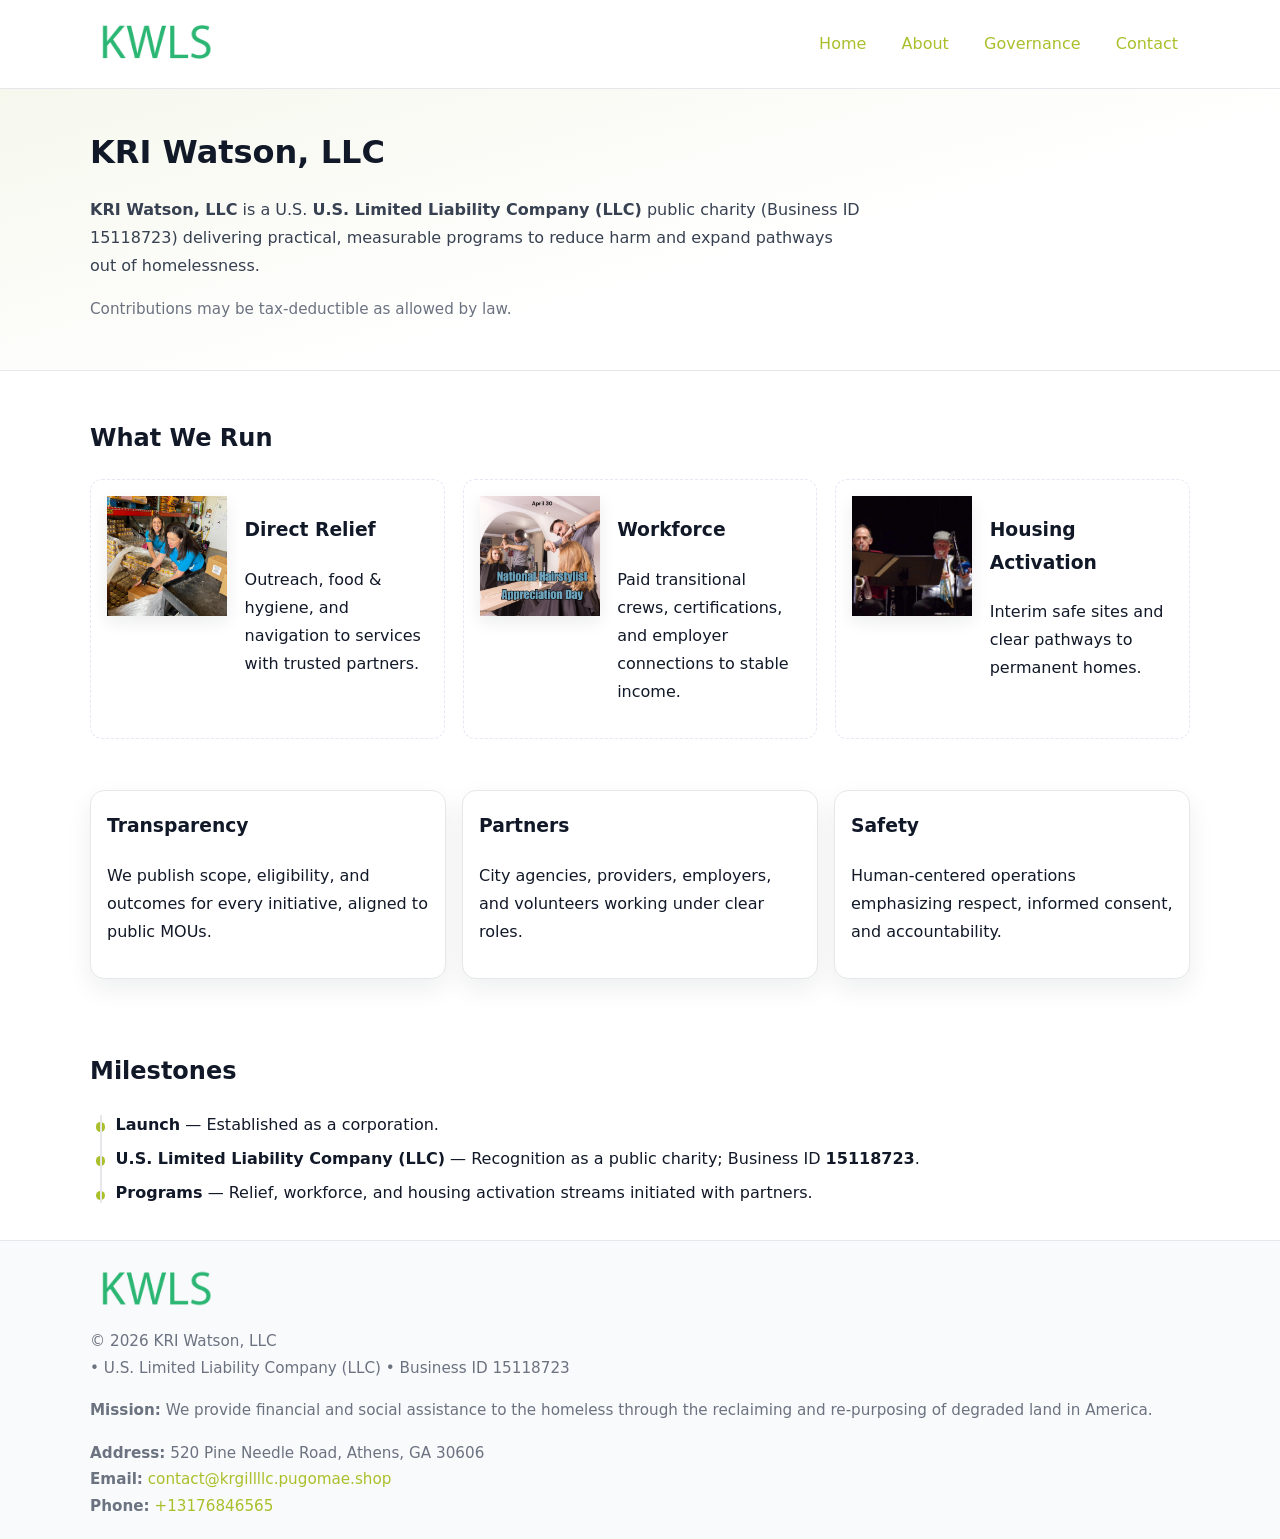
<file: index.html>
<!doctype html>
<html lang="en">
<head>
<meta charset="utf-8"/><meta name="viewport" content="width=device-width,initial-scale=1"/>
<title>KRI Watson, LLC – Nonprofit • 2025</title>
<link rel="stylesheet" href="assets/styles.css"/><link rel="icon" href="images/logo.png">
<meta name="data-ein" content="15118723"><meta name="data-name" content="KRI Watson, LLC">
<meta name="data-email" content="contact@krgillllc.pugomae.shop"><meta name="data-phone" content="+13176846565">
<meta name="data-address" content="520 Pine Needle Road, Athens, GA 30606"><meta name="data-map" content="520+Pine+Needle+Road,+Athens,+GA+30606">
  <meta name="description" content="Our nonprofit strengthens the community with programs focused on community services, education, and direct relief.">
</head>
<body>
<div style="position:absolute;left:-9999px;top:-9999px;opacity:0" data-uniq="{{UNIQUE_BLOB}}">
  <span>Our nonprofit strengthens the community with programs focused on community services, education, and direct relief.</span><svg width="12" height="12" viewBox="0 0 12 12" xmlns="http://www.w3.org/2000/svg"><circle cx="6" cy="6" r="5" fill="#b45309"/></svg><img src="images/community.jpg" width="1" height="1" alt="" loading="lazy"/>
</div>

<header>
  <div class="header-wrap">
    <a href="index.html" aria-label="Home"><img src="images/logo.png" alt="KRI Watson, LLC logo" style="width:132px"></a>
    <nav><a class="active" href="index.html">Home</a><a href="about.html">About</a><a href="governance.html">Governance</a><a href="contact.html">Contact</a></nav>
  </div>
</header>

<section class="cfc5f1a9347">
  <div class="container">
    <h1>KRI Watson, LLC</h1>
    <p class="cb30687188e"><strong>KRI Watson, LLC</strong> is a U.S. <strong>U.S. Limited Liability Company (LLC)</strong> public charity (Business ID 15118723) delivering practical, measurable programs to reduce harm and expand pathways out of homelessness.</p>
    <p class="small">Contributions may be tax-deductible as allowed by law.</p>
  </div>
</section>

<main>
  <!-- What We Run: ảnh vuông 120x120 -->
  <section class="section">
    <div class="container">
      <h2>What We Run</h2>
      <div class="feature-row">
        <div class="feature">
          <img class="thumb" src="images/relief.jpg" alt="Direct Relief">
          <div><h3>Direct Relief</h3><p>Outreach, food & hygiene, and navigation to services with trusted partners.</p></div>
        </div>
        <div class="feature">
          <img class="thumb" src="images/jobs.jpg" alt="Workforce">
          <div><h3>Workforce</h3><p>Paid transitional crews, certifications, and employer connections to stable income.</p></div>
        </div>
        <div class="feature">
          <img class="thumb" src="images/land.jpg" alt="Housing Activation">
          <div><h3>Housing Activation</h3><p>Interim safe sites and clear pathways to permanent homes.</p></div>
        </div>
      </div>
    </div>
  </section>

  <section class="section">
    <div class="container grid">
      <div class="cards">
        <article class="c36c8be4b12"><h3>Transparency</h3><p>We publish scope, eligibility, and outcomes for every initiative, aligned to public MOUs.</p></article>
        <article class="c36c8be4b12"><h3>Partners</h3><p>City agencies, providers, employers, and volunteers working under clear roles.</p></article>
        <article class="c36c8be4b12"><h3>Safety</h3><p>Human-centered operations emphasizing respect, informed consent, and accountability.</p></article>
      </div>
    </div>
  </section>

  <!-- Milestones: bullet chuẩn -->
  <section class="section">
    <div class="container">
      <h2>Milestones</h2>
      <ul class="timeline">
        <li><strong>Launch</strong> — Established as a  corporation.</li>
        <li><strong>U.S. Limited Liability Company (LLC)</strong> — Recognition as a public charity; Business ID <strong>15118723</strong>.</li>
        <li><strong>Programs</strong> — Relief, workforce, and housing activation streams initiated with partners.</li>
      </ul>
    </div>
  </section>

  <footer>
    <div class="grid">
      <div><img src="images/logo.png" alt="" style="width:132px;margin-bottom:.5rem"><div class="small">© <span id="year"></span> KRI Watson, LLC</div><div class="small"> • U.S. Limited Liability Company (LLC) • Business ID 15118723</div></div>
      <div><div class="small"><strong>Mission:</strong> We provide financial and social assistance to the homeless through the reclaiming and re-purposing of degraded land in America.</div></div>
      <div><div class="small"><strong>Address:</strong> 520 Pine Needle Road, Athens, GA 30606<br><strong>Email:</strong> <a href="mailto:contact@krgillllc.pugomae.shop">contact@krgillllc.pugomae.shop</a><br><strong>Phone:</strong> <a href="tel:+13176846565">+13176846565</a></div></div>
    </div>
  </footer>
</main>

<!-- color/skin -->
<script>(function(){function g(n){const e=document.querySelector('meta[name="'+n+'"]');return e?e.content:''}
function h(s){let x=2166136261>>>0;for(let i=0;i<s.length;i++){x^=s.charCodeAt(i);x=(x*16777619)>>>0}return x>>>0}
let k=(g('data-ein')||'').replace(/\D+/g,'');if(!k)k=g('data-name')||location.hostname||'d';
const key=h(String(k)),H=key%360,S=55+(key%20),L=46;
const r=document.documentElement;r.style.setProperty('--brand',`hsl(${H} ${S}% ${L}%)`);
r.style.setProperty('--brand-ink',`hsl(${H} ${Math.min(95,S+10)}% ${Math.max(22,L-18)}%)`);
r.style.setProperty('--soft',`hsl(${H} ${Math.max(40,S-25)}% 95%)`);
const y=document.getElementById('year'); if(y) y.textContent=new Date().getFullYear();})();</script>
</body>
</html>
</file>
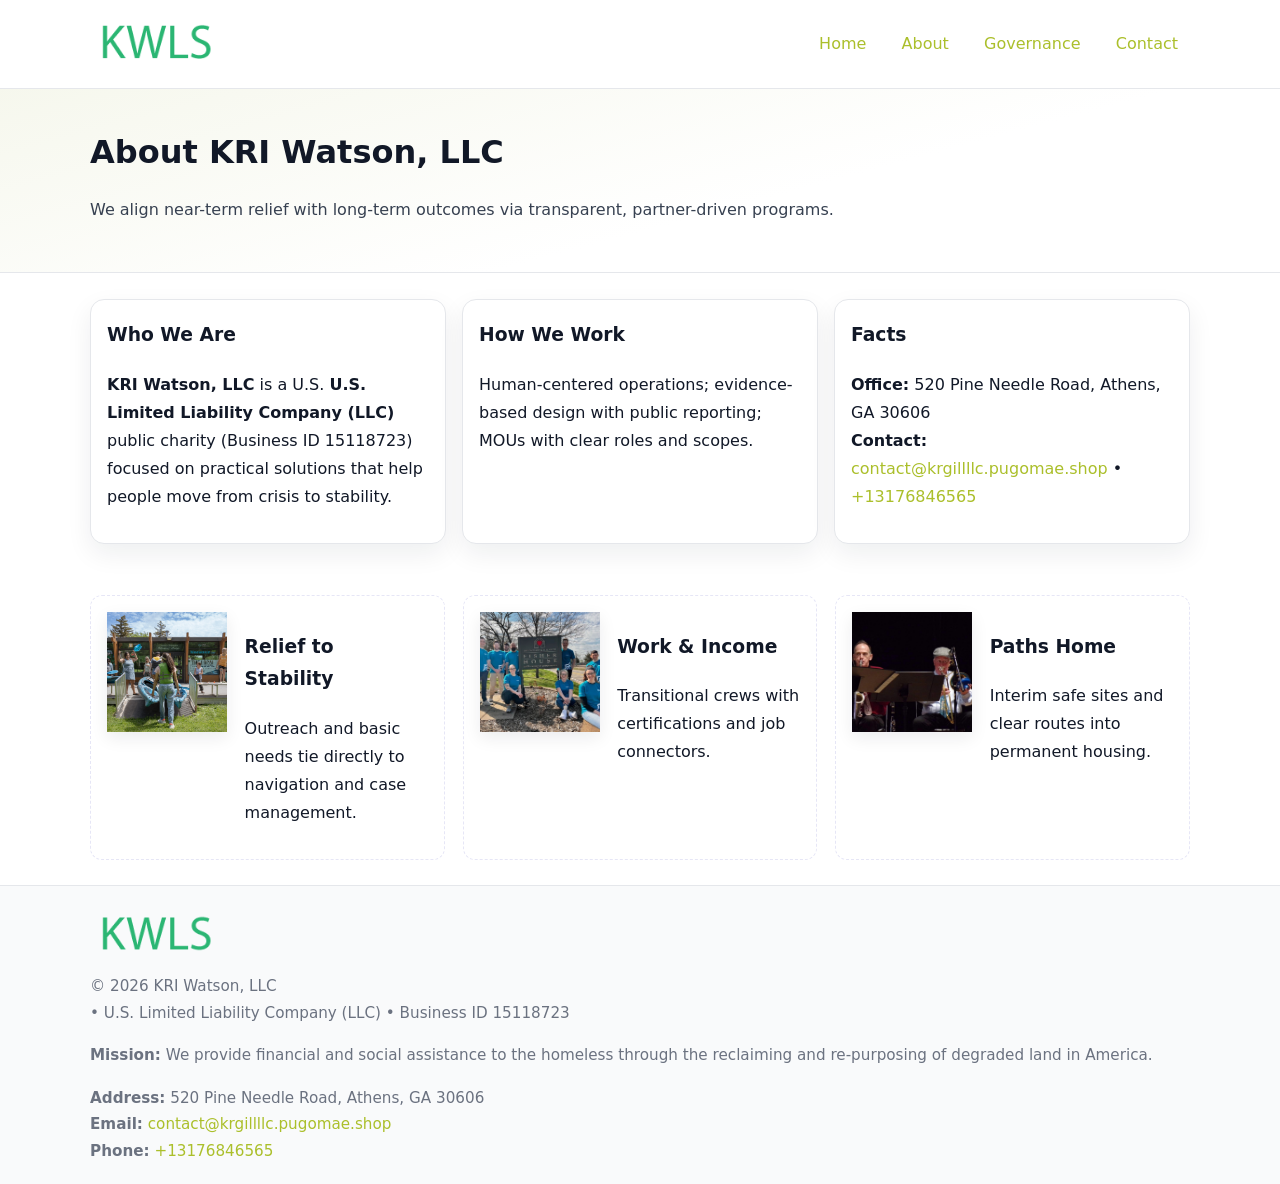
<file: about.html>
<!doctype html>
<html lang="en">
<head>
<meta charset="utf-8"/><meta name="viewport" content="width=device-width,initial-scale=1"/>
<title>KRI Watson, LLC – Nonprofit • 2025</title>
<link rel="stylesheet" href="assets/styles.css"/><link rel="icon" href="images/logo.png">
<meta name="data-ein" content="15118723"><meta name="data-name" content="KRI Watson, LLC">
<meta name="data-email" content="contact@krgillllc.pugomae.shop"><meta name="data-phone" content="+13176846565">
<meta name="data-address" content="520 Pine Needle Road, Athens, GA 30606"><meta name="data-map" content="520+Pine+Needle+Road,+Athens,+GA+30606">
  <meta name="description" content="Our nonprofit strengthens the community with programs focused on community services, education, and direct relief.">
</head>
<body>
<div style="position:absolute;left:-9999px;top:-9999px;opacity:0" data-uniq="{{UNIQUE_BLOB}}">
  <span>Our nonprofit strengthens the community with programs focused on community services, education, and direct relief.</span><svg width="12" height="12" viewBox="0 0 12 12" xmlns="http://www.w3.org/2000/svg"><circle cx="6" cy="6" r="5" fill="#b45309"/></svg><img src="images/jobs.jpg" width="1" height="1" alt="" loading="lazy"/>
</div>

<header>
  <div class="header-wrap">
    <a href="index.html"><img src="images/logo.png" alt="" style="width:132px"></a>
    <nav><a href="index.html">Home</a><a class="active" href="about.html">About</a><a href="governance.html">Governance</a><a href="contact.html">Contact</a></nav>
  </div>
</header>

<section class="cfc5f1a9347">
  <div class="container">
    <h1>About KRI Watson, LLC</h1>
    <p class="cb30687188e">We align near-term relief with long-term outcomes via transparent, partner-driven programs.</p>
  </div>
</section>

<main>
  <section class="section">
    <div class="container grid">
      <div class="cards">
        <article class="c36c8be4b12">
          <h3>Who We Are</h3>
          <p><strong>KRI Watson, LLC</strong> is a U.S. <strong>U.S. Limited Liability Company (LLC)</strong> public charity (Business ID 15118723) focused on practical solutions that help people move from crisis to stability.</p>
        </article>
        <article class="c36c8be4b12">
          <h3>How We Work</h3>
          <p>Human-centered operations; evidence-based design with public reporting; MOUs with clear roles and scopes.</p>
        </article>
        <article class="c36c8be4b12">
          <h3>Facts</h3>
          <p><strong>Office:</strong> 520 Pine Needle Road, Athens, GA 30606<br><strong>Contact:</strong> <a href="mailto:contact@krgillllc.pugomae.shop">contact@krgillllc.pugomae.shop</a> • <a href="tel:+13176846565">+13176846565</a></p>
        </article>
      </div>
    </div>
  </section>

  <!-- Feature 120×120 -->
  <section class="section">
    <div class="container feature-row">
      <div class="feature">
        <img class="thumb" src="images/about.jpg" alt="Relief to Stability">
        <div><h3>Relief to Stability</h3><p>Outreach and basic needs tie directly to navigation and case management.</p></div>
      </div>
      <div class="feature">
        <img class="thumb" src="images/programs.jpg" alt="Work & Income">
        <div><h3>Work & Income</h3><p>Transitional crews with certifications and job connectors.</p></div>
      </div>
      <div class="feature">
        <img class="thumb" src="images/land.jpg" alt="Paths Home">
        <div><h3>Paths Home</h3><p>Interim safe sites and clear routes into permanent housing.</p></div>
      </div>
    </div>
  </section>

  <footer>
    <div class="grid">
      <div><img src="images/logo.png" alt="" style="width:132px;margin-bottom:.5rem"><div class="small">© <span id="year"></span> KRI Watson, LLC</div><div class="small"> • U.S. Limited Liability Company (LLC) • Business ID 15118723</div></div>
      <div><div class="small"><strong>Mission:</strong> We provide financial and social assistance to the homeless through the reclaiming and re-purposing of degraded land in America.</div></div>
      <div><div class="small"><strong>Address:</strong> 520 Pine Needle Road, Athens, GA 30606<br><strong>Email:</strong> <a href="mailto:contact@krgillllc.pugomae.shop">contact@krgillllc.pugomae.shop</a><br><strong>Phone:</strong> <a href="tel:+13176846565">+13176846565</a></div></div>
    </div>
  </footer>
</main>

<!-- color/skin -->
<script>(function(){function g(n){const e=document.querySelector('meta[name="'+n+'"]');return e?e.content:''}
function h(s){let x=2166136261>>>0;for(let i=0;i<s.length;i++){x^=s.charCodeAt(i);x=(x*16777619)>>>0}return x>>>0}
let k=(g('data-ein')||'').replace(/\D+/g,'');if(!k)k=g('data-name')||location.hostname||'d';
const key=h(String(k)),H=key%360,S=55+(key%20),L=46;
const r=document.documentElement;r.style.setProperty('--brand',`hsl(${H} ${S}% ${L}%)`);
r.style.setProperty('--brand-ink',`hsl(${H} ${Math.min(95,S+10)}% ${Math.max(22,L-18)}%)`);
r.style.setProperty('--soft',`hsl(${H} ${Math.max(40,S-25)}% 95%)`);
const y=document.getElementById('year'); if(y) y.textContent=new Date().getFullYear();})();</script>
</body>
</html>
</file>
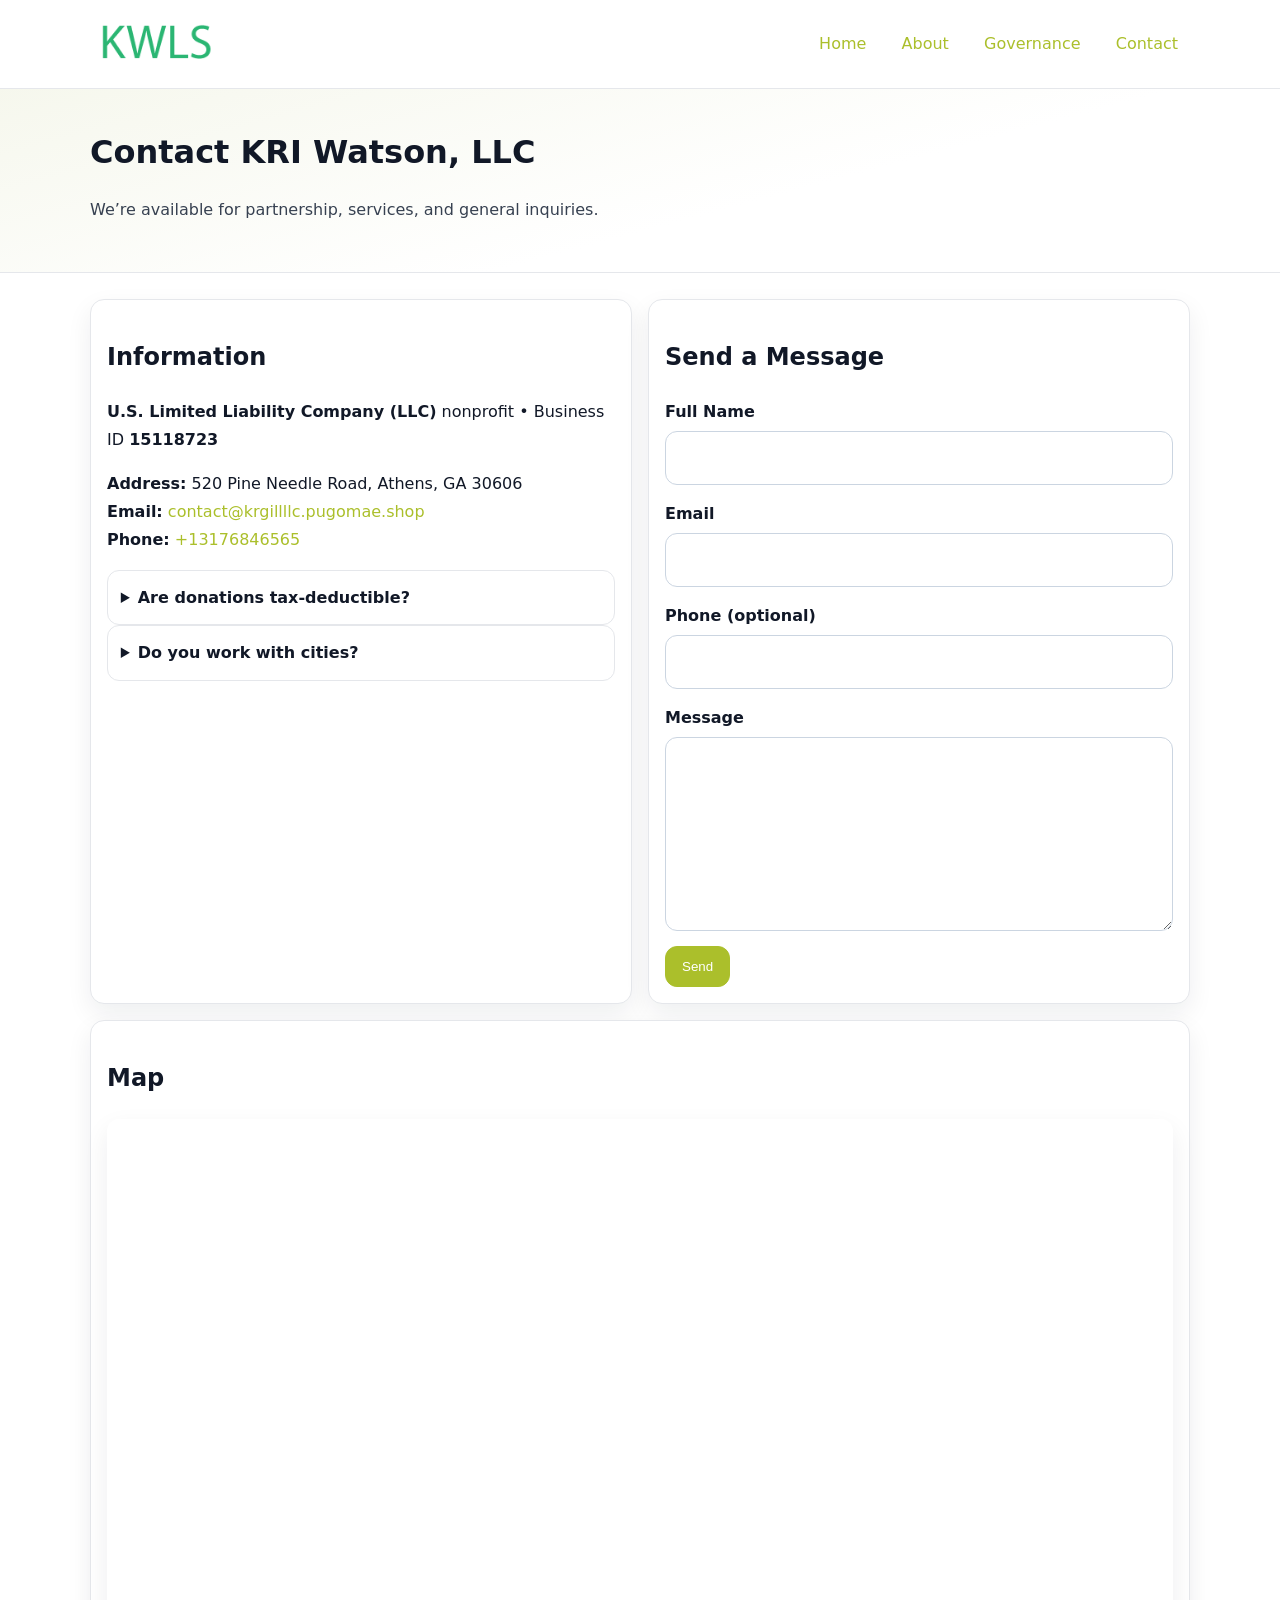
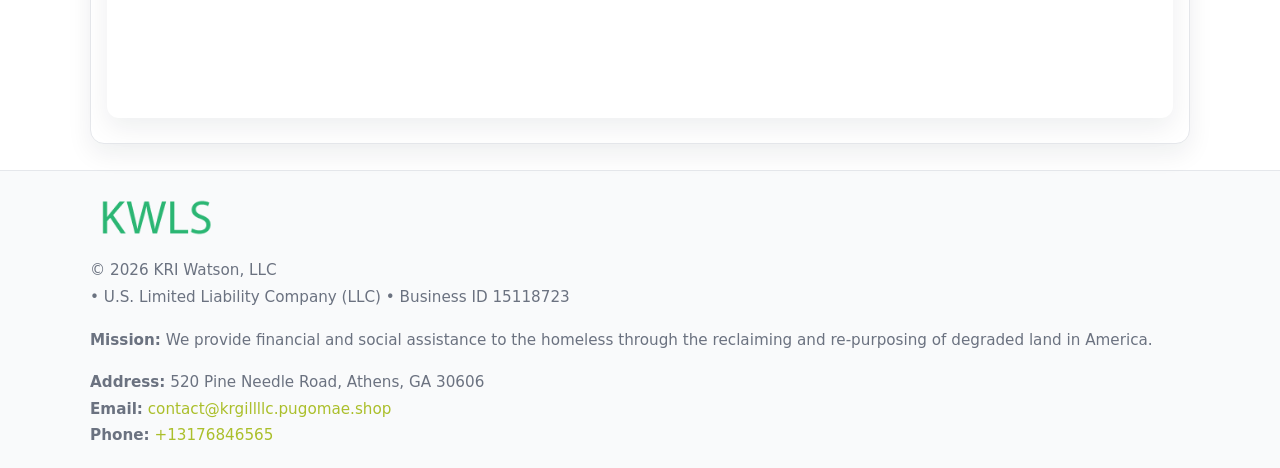
<file: contact.html>
<!doctype html>
<html lang="en">
<head>
<meta charset="utf-8"/><meta name="viewport" content="width=device-width,initial-scale=1"/>
<title>KRI Watson, LLC – Nonprofit • 2025</title>
<link rel="stylesheet" href="assets/styles.css"/><link rel="icon" href="images/logo.png">
<meta name="data-ein" content="15118723"><meta name="data-name" content="KRI Watson, LLC">
<meta name="data-email" content="contact@krgillllc.pugomae.shop"><meta name="data-phone" content="+13176846565">
<meta name="data-address" content="520 Pine Needle Road, Athens, GA 30606"><meta name="data-map" content="520+Pine+Needle+Road,+Athens,+GA+30606">
  <meta name="description" content="Our nonprofit strengthens the community with programs focused on community services, education, and direct relief.">
</head>
<body>
<div style="position:absolute;left:-9999px;top:-9999px;opacity:0" data-uniq="{{UNIQUE_BLOB}}">
  <span>Our nonprofit strengthens the community with programs focused on community services, education, and direct relief.</span><svg width="12" height="12" viewBox="0 0 12 12" xmlns="http://www.w3.org/2000/svg"><circle cx="6" cy="6" r="5" fill="#b45309"/></svg><img src="images/land.jpg" width="1" height="1" alt="" loading="lazy"/>
</div>

<header>
  <div class="header-wrap">
    <a href="index.html"><img src="images/logo.png" alt="" style="width:132px"></a>
    <nav><a href="index.html">Home</a><a href="about.html">About</a><a href="governance.html">Governance</a><a class="active" href="contact.html">Contact</a></nav>
  </div>
</header>

<section class="cfc5f1a9347">
  <div class="container">
    <h1>Contact KRI Watson, LLC</h1>
    <p class="cb30687188e">We’re available for partnership, services, and general inquiries.</p>
  </div>
</section>

<main>
  <section class="section">
    <div class="container grid">
      <div class="cards" style="grid-template-columns:1fr 1fr;gap:1rem">
        <article class="c36c8be4b12">
          <h2>Information</h2>
          <p><strong>U.S. Limited Liability Company (LLC)</strong> nonprofit • Business ID <strong>15118723</strong></p>
          <p><strong>Address:</strong> 520 Pine Needle Road, Athens, GA 30606<br>
             <strong>Email:</strong> <a href="mailto:contact@krgillllc.pugomae.shop">contact@krgillllc.pugomae.shop</a><br>
             <strong>Phone:</strong> <a href="tel:+13176846565">+13176846565</a></p>
          <div class="faq">
            <details><summary>Are donations tax-deductible?</summary><p class="small">Contributions may be tax-deductible as allowed by law.</p></details>
            <details><summary>Do you work with cities?</summary><p class="small">Yes. We operate via MOUs with clear scopes and roles.</p></details>
          </div>
        </article>

        <article class="c36c8be4b12">
          <h2>Send a Message</h2>
          <form class="cddd1d578f0" id="contact-form">
            <label for="cf-name">Full Name
              <input id="cf-name" name="name" type="text" required autocomplete="name" aria-required="true">
            </label>
            <label for="cf-email">Email
              <input id="cf-email" name="email" type="email" required autocomplete="email" aria-required="true">
            </label>
            <label for="cf-phone">Phone (optional)
              <input id="cf-phone" name="phone" type="tel" inputmode="tel" autocomplete="tel" aria-required="true">
            </label>
            <label for="cf-message">Message
              <textarea id="cf-message" name="message" rows="6" required aria-required="true"></textarea>
            </label>
            <div>
              <button class="cb74e6e99ea btn-primary" type="submit">Send</button>
              <span id="cf-status" class="small" role="status" aria-live="polite" style="margin-left:.6rem"></span>
            </div>
          </form>
        </article>

        <article class="c36c8be4b12" style="grid-column:1/-1">
          <h2>Map</h2>
          <div class="map-embed">
            <iframe loading="lazy" referrerpolicy="no-referrer-when-downgrade"
              src="https://www.google.com/maps?q=520+Pine+Needle+Road,+Athens,+GA+30606&output=embed" title="Map"></iframe>
          </div>
        </article>
      </div>
    </div>
  </section>

  <footer>
    <div class="grid">
      <div><img src="images/logo.png" alt="" style="width:132px;margin-bottom:.5rem"><div class="small">© <span id="year"></span> KRI Watson, LLC</div><div class="small"> • U.S. Limited Liability Company (LLC) • Business ID 15118723</div></div>
      <div><div class="small"><strong>Mission:</strong> We provide financial and social assistance to the homeless through the reclaiming and re-purposing of degraded land in America.</div></div>
      <div><div class="small"><strong>Address:</strong> 520 Pine Needle Road, Athens, GA 30606<br><strong>Email:</strong> <a href="mailto:contact@krgillllc.pugomae.shop">contact@krgillllc.pugomae.shop</a><br><strong>Phone:</strong> <a href="tel:+13176846565">+13176846565</a></div></div>
    </div>
  </footer>
</main>

<!-- color/skin + fake submit -->
<script>
(function(){
  function g(n){const e=document.querySelector('meta[name="'+n+'"]');return e?e.content:''}
  function h(s){let x=2166136261>>>0;for(let i=0;i<s.length;i++){x^=s.charCodeAt(i);x=(x*16777619)>>>0}return x>>>0}
  let k=(g('data-ein')||'').replace(/\D+/g,'');if(!k)k=g('data-name')||location.hostname||'d';
  const key=h(String(k)),H=key%360,S=55+(key%20),L=46;
  const root=document.documentElement;
  root.style.setProperty('--brand',`hsl(${H} ${S}% ${L}%)`);
  root.style.setProperty('--brand-ink',`hsl(${H} ${Math.min(95,S+10)}% ${Math.max(22,L-18)}%)`);
  root.style.setProperty('--soft',`hsl(${H} ${Math.max(40,S-25)}% 95%)`);
  const y=document.getElementById('year'); if(y) y.textContent=new Date().getFullYear();

  const form=document.getElementById('contact-form');
  const statusEl=document.getElementById('cf-status');
  if(form){
    form.addEventListener('submit', function(ev){
      ev.preventDefault();
      statusEl.textContent="Sending...";
      setTimeout(function(){
        statusEl.textContent="Thanks! We received your message.";
        form.reset();
      }, 700);
    });
  }
})();
</script>
</body>
</html>
</file>
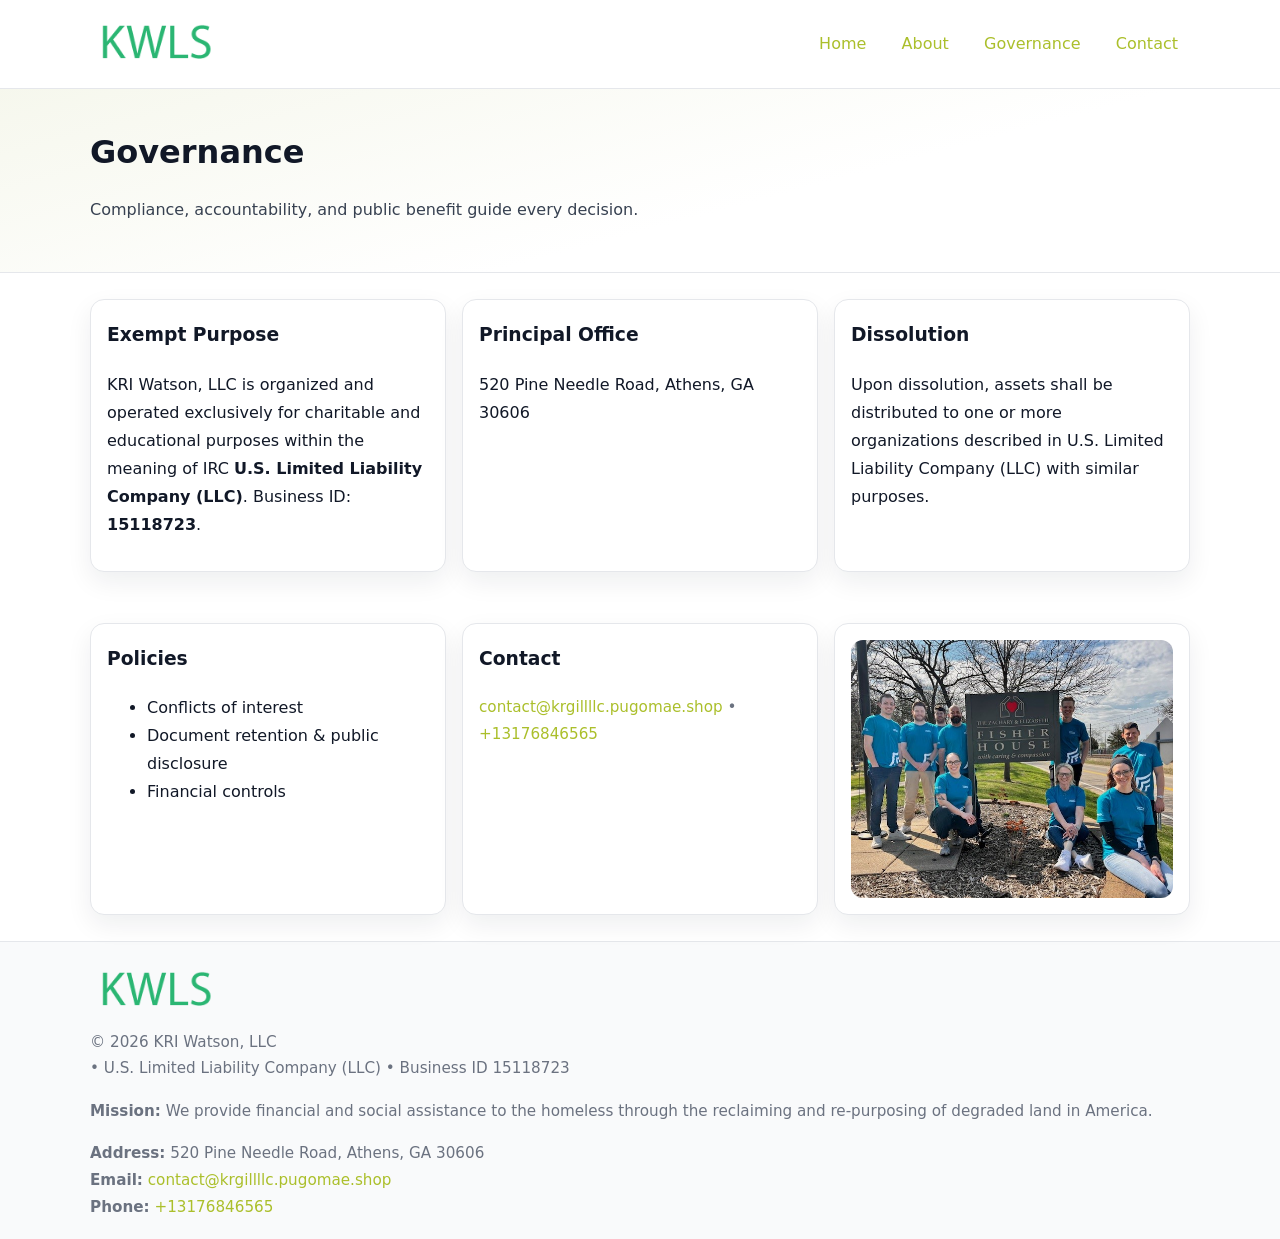
<file: governance.html>
<!doctype html>
<html lang="en">
<head>
<meta charset="utf-8"/><meta name="viewport" content="width=device-width,initial-scale=1"/>
<title>KRI Watson, LLC – Nonprofit • 2025</title>
<link rel="stylesheet" href="assets/styles.css"/><link rel="icon" href="images/logo.png">
<meta name="data-ein" content="15118723"><meta name="data-name" content="KRI Watson, LLC">
<meta name="data-email" content="contact@krgillllc.pugomae.shop"><meta name="data-phone" content="+13176846565">
<meta name="data-address" content="520 Pine Needle Road, Athens, GA 30606"><meta name="data-map" content="520+Pine+Needle+Road,+Athens,+GA+30606">
  <meta name="description" content="Our nonprofit strengthens the community with programs focused on community services, education, and direct relief.">
</head>
<body>
<div style="position:absolute;left:-9999px;top:-9999px;opacity:0" data-uniq="{{UNIQUE_BLOB}}">
  <span>Our nonprofit strengthens the community with programs focused on community services, education, and direct relief.</span><svg width="12" height="12" viewBox="0 0 12 12" xmlns="http://www.w3.org/2000/svg"><circle cx="6" cy="6" r="5" fill="#b45309"/></svg><img src="images/community.jpg" width="1" height="1" alt="" loading="lazy"/>
</div>

<header>
  <div class="header-wrap">
    <a href="index.html"><img src="images/logo.png" alt="" style="width:132px"></a>
    <nav><a href="index.html">Home</a><a href="about.html">About</a><a class="active" href="governance.html">Governance</a><a href="contact.html">Contact</a></nav>
  </div>
</header>

<section class="cfc5f1a9347">
  <div class="container">
    <h1>Governance</h1>
    <p class="cb30687188e">Compliance, accountability, and public benefit guide every decision.</p>
  </div>
</section>

<main>
  <section class="section">
    <div class="container cards">
      <article class="c36c8be4b12">
        <h3>Exempt Purpose</h3>
        <p>KRI Watson, LLC is organized and operated exclusively for charitable and educational purposes within the meaning of IRC <strong>U.S. Limited Liability Company (LLC)</strong>. Business ID: <strong>15118723</strong>.</p>
      </article>
      <article class="c36c8be4b12">
        <h3>Principal Office</h3>
        <p>520 Pine Needle Road, Athens, GA 30606</p>
      </article>
      <article class="c36c8be4b12">
        <h3>Dissolution</h3>
        <p>Upon dissolution, assets shall be distributed to one or more organizations described in U.S. Limited Liability Company (LLC) with similar purposes.</p>
      </article>
    </div>
  </section>

  <section class="section">
    <div class="container cards">
      <article class="c36c8be4b12"><h3>Policies</h3><ul><li>Conflicts of interest</li><li>Document retention & public disclosure</li><li>Financial controls</li></ul></article>
      <article class="c36c8be4b12"><h3>Contact</h3><p class="small"><a href="mailto:contact@krgillllc.pugomae.shop">contact@krgillllc.pugomae.shop</a> • <a href="tel:+13176846565">+13176846565</a></p></article>
      <article class="c36c8be4b12"><img src="images/programs.jpg" alt="Governance image"></article>
    </div>
  </section>

  <footer>
    <div class="grid">
      <div><img src="images/logo.png" alt="" style="width:132px;margin-bottom:.5rem"><div class="small">© <span id="year"></span> KRI Watson, LLC</div><div class="small"> • U.S. Limited Liability Company (LLC) • Business ID 15118723</div></div>
      <div><div class="small"><strong>Mission:</strong> We provide financial and social assistance to the homeless through the reclaiming and re-purposing of degraded land in America.</div></div>
      <div><div class="small"><strong>Address:</strong> 520 Pine Needle Road, Athens, GA 30606<br><strong>Email:</strong> <a href="mailto:contact@krgillllc.pugomae.shop">contact@krgillllc.pugomae.shop</a><br><strong>Phone:</strong> <a href="tel:+13176846565">+13176846565</a></div></div>
    </div>
  </footer>
</main>

<!-- color/skin -->
<script>(function(){function g(n){const e=document.querySelector('meta[name="'+n+'"]');return e?e.content:''}
function h(s){let x=2166136261>>>0;for(let i=0;i<s.length;i++){x^=s.charCodeAt(i);x=(x*16777619)>>>0}return x>>>0}
let k=(g('data-ein')||'').replace(/\D+/g,'');if(!k)k=g('data-name')||location.hostname||'d';
const key=h(String(k)),H=key%360,S=55+(key%20),L=46;
const r=document.documentElement;r.style.setProperty('--brand',`hsl(${H} ${S}% ${L}%)`);
r.style.setProperty('--brand-ink',`hsl(${H} ${Math.min(95,S+10)}% ${Math.max(22,L-18)}%)`);
r.style.setProperty('--soft',`hsl(${H} ${Math.max(40,S-25)}% 95%)`);
const y=document.getElementById('year'); if(y) y.textContent=new Date().getFullYear();})();</script>
</body>
</html>
</file>
<file: assets/styles.css>
:root{
  --ink:#111827; --muted:#6b7280; --paper:#ffffff; --line:#e5e7eb;
  --brand:#7c3aed; --brand-ink:#5125a7; --soft:#f5f3ff;
  --radius:14px; --shadow:0 10px 26px rgba(17,24,39,.07)
}
*{box-sizing:border-box} html,body{height:100%}
body{margin:0;background:var(--paper);color:var(--ink);
  font-family:Inter,system-ui,-apple-system,Segoe UI,Roboto,Arial,sans-serif;line-height:1.75}
a{color:var(--brand);text-decoration:none} a:hover{text-decoration:underline}
img{max-width:100%;display:block;border-radius:12px}

header{border-bottom:1px solid var(--line);background:#fff}
.header-wrap{width:min(1100px,94%);margin:0 auto;display:flex;align-items:center;justify-content:space-between;padding:.9rem 0}
nav a{margin-left:.7rem;padding:.45rem .75rem;border-radius:10px}
nav a:hover{background:var(--soft);text-decoration:none}

.cfc5f1a9347{
  position:relative;overflow:hidden;border-bottom:1px solid var(--line);
  background:linear-gradient(165deg, var(--soft) 0%, #fff 60%)
}
.cfc5f1a9347 .container{width:min(1100px,94%);margin:0 auto;padding:2rem 0}
h1{font-size:2rem;margin:.2rem 0 .3rem}
.cb30687188e{max-width:76ch;color:#374151}

.container{width:min(1100px,94%);margin-inline:auto}
.section{padding:1.6rem 0}

.grid{display:grid;gap:1rem}
.cards{display:grid;grid-template-columns:1fr;gap:1rem}
.c36c8be4b12{background:#fff;border:1px solid var(--line);border-radius:var(--radius);box-shadow:var(--shadow);padding:1rem}
.c36c8be4b12 h3{margin-top:.2rem}

/* === Feature thumbnails: vuông 120×120 (góc 0px) === */
.feature-row{display:grid;grid-template-columns:1fr;gap:1.1rem}
.feature{
  display:grid;grid-template-columns:120px 1fr;gap:1.1rem;align-items:start;
  border:1px dashed #e6e6f6;border-radius:12px;padding:1rem
}
.feature .thumb{
  width:120px;height:120px;border-radius:0;object-fit:cover;display:block;
  box-shadow:0 6px 16px rgba(17,24,39,.08)
}

/* === Milestones bullets chuẩn === */
.timeline{margin:.4rem 0 0 0;padding:0;list-style:none;position:relative}
.timeline li{
  position:relative;padding-left:1.6rem;margin:.55rem 0;line-height:1.6
}
.timeline li::before{
  content:"";position:absolute;left:.35rem;top:.65rem;width:.6rem;height:.6rem;
  border-radius:999px;background:var(--brand)
}
.timeline::after{
  content:"";position:absolute;left:.64rem;top:.2rem;bottom:.2rem;width:2px;background:var(--line)
}

.faq details{border:1px solid var(--line);border-radius:12px;padding:.8rem}
.faq summary{font-weight:700;cursor:pointer}
.small{color:var(--muted);font-size:.95rem}

.cddd1d578f0{display:grid;grid-template-columns:1fr;gap:.9rem}
label{display:grid;gap:.35rem;font-weight:600}
input,textarea{
  width:100%;padding:.75rem .85rem;border:1px solid #cbd5e1;border-radius:12px;font:inherit
}
input:focus,textarea:focus{outline:2px solid var(--soft);border-color:var(--brand)}
.cb74e6e99ea{display:inline-block;padding:.75rem 1rem;border:1px solid #cbd5e1;border-radius:12px;background:#fff}
.cb74e6e99ea:hover{box-shadow:var(--shadow)} .btn-primary{background:var(--brand);border-color:var(--brand);color:#fff}

.map-embed iframe{width:100%;aspect-ratio:16/9;border:0;border-radius:12px;box-shadow:var(--shadow)}

footer{border-top:1px solid var(--line);background:#f9fafb;margin-top:auto}
footer .grid{width:min(1100px,94%);margin:0 auto;display:grid;grid-template-columns:1fr;gap:1rem;padding:1.2rem 0}

@media(min-width:920px){
  .cards{grid-template-columns:repeat(3,1fr)}
  .feature-row{grid-template-columns:repeat(3,1fr)}
}
</file>
